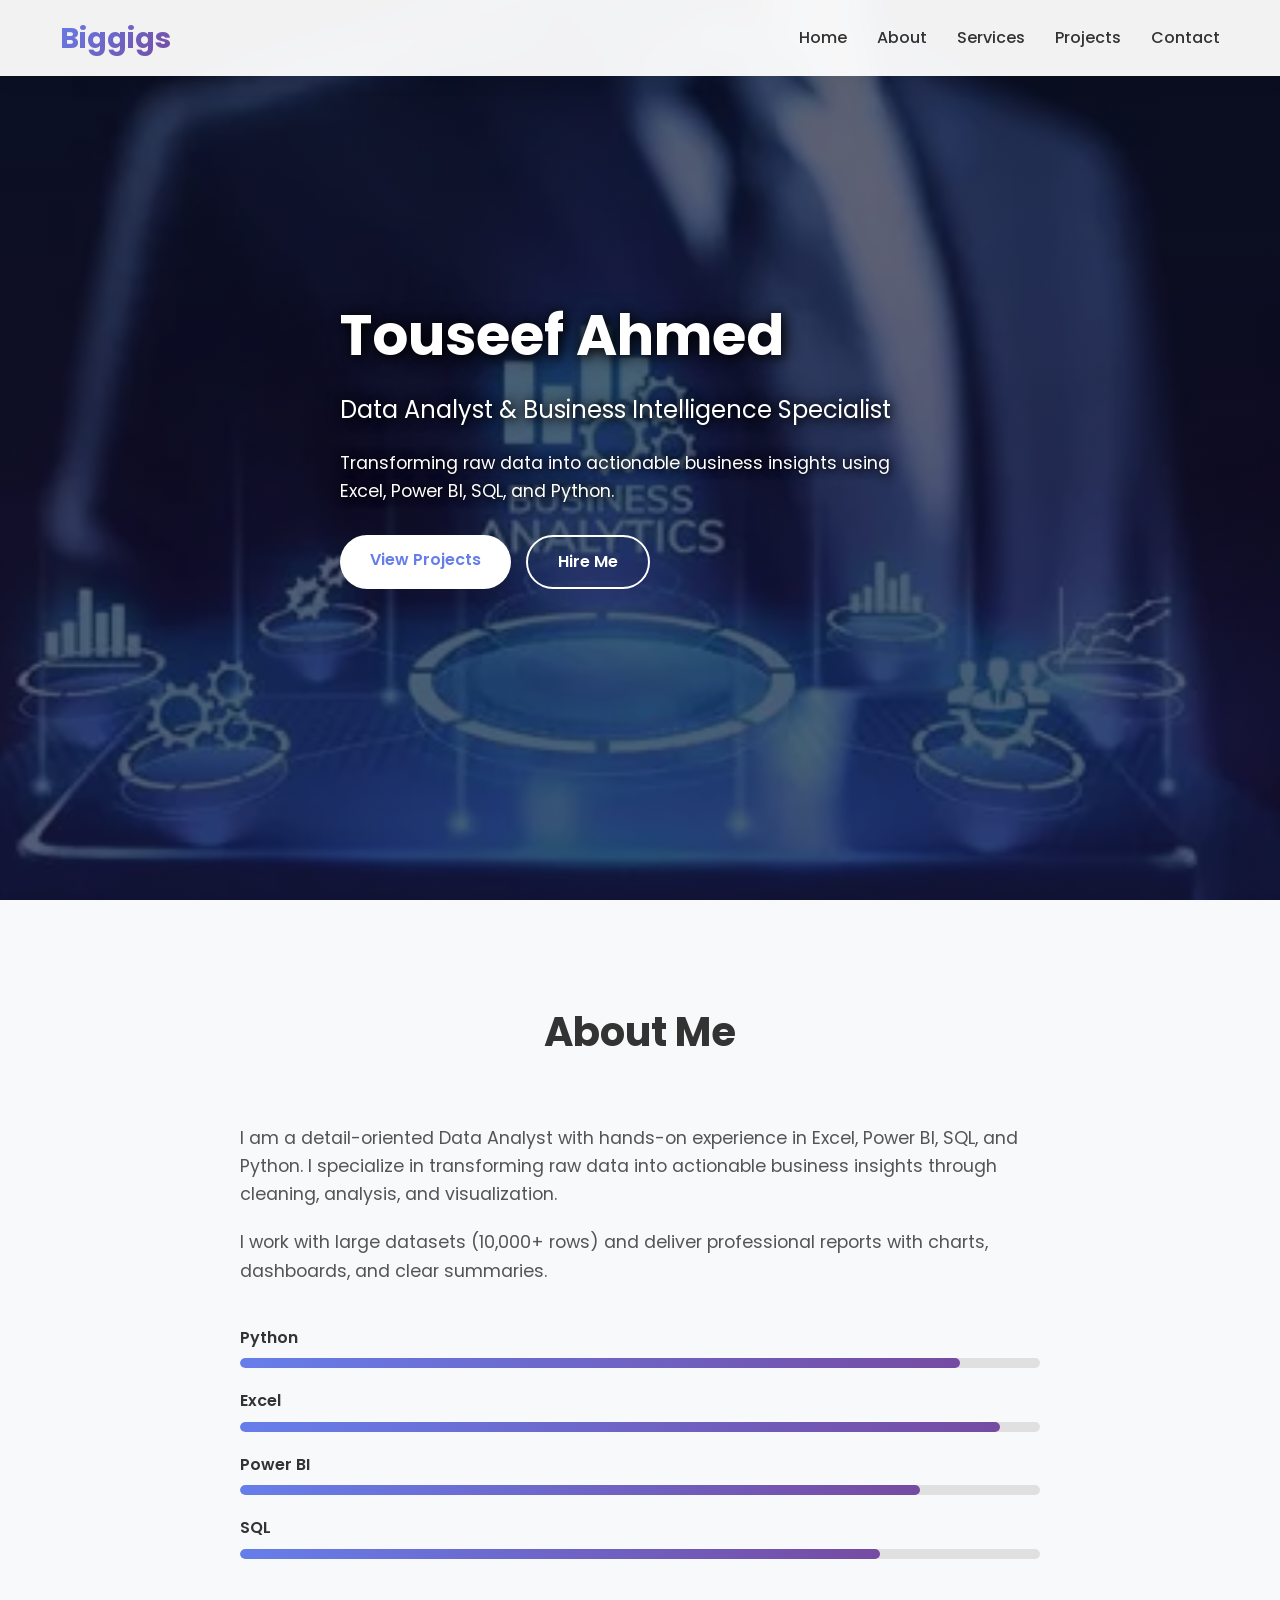
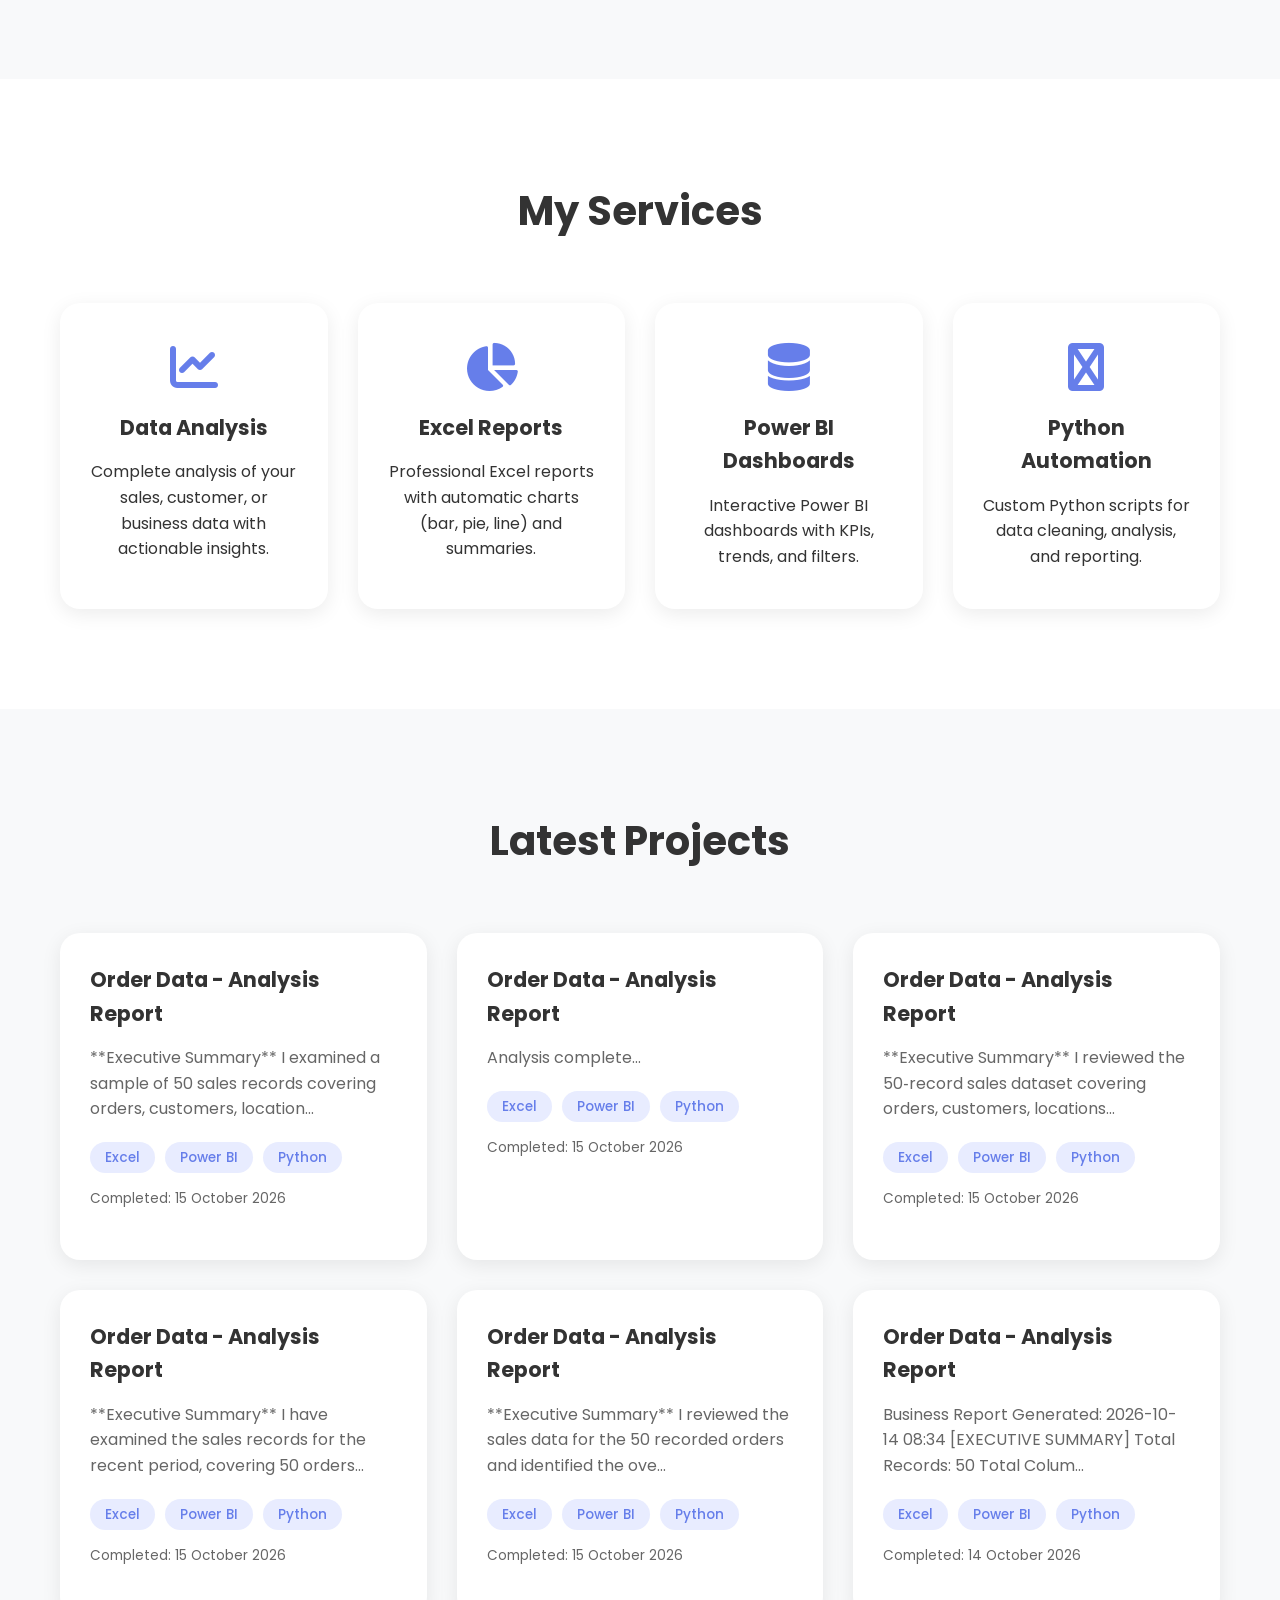
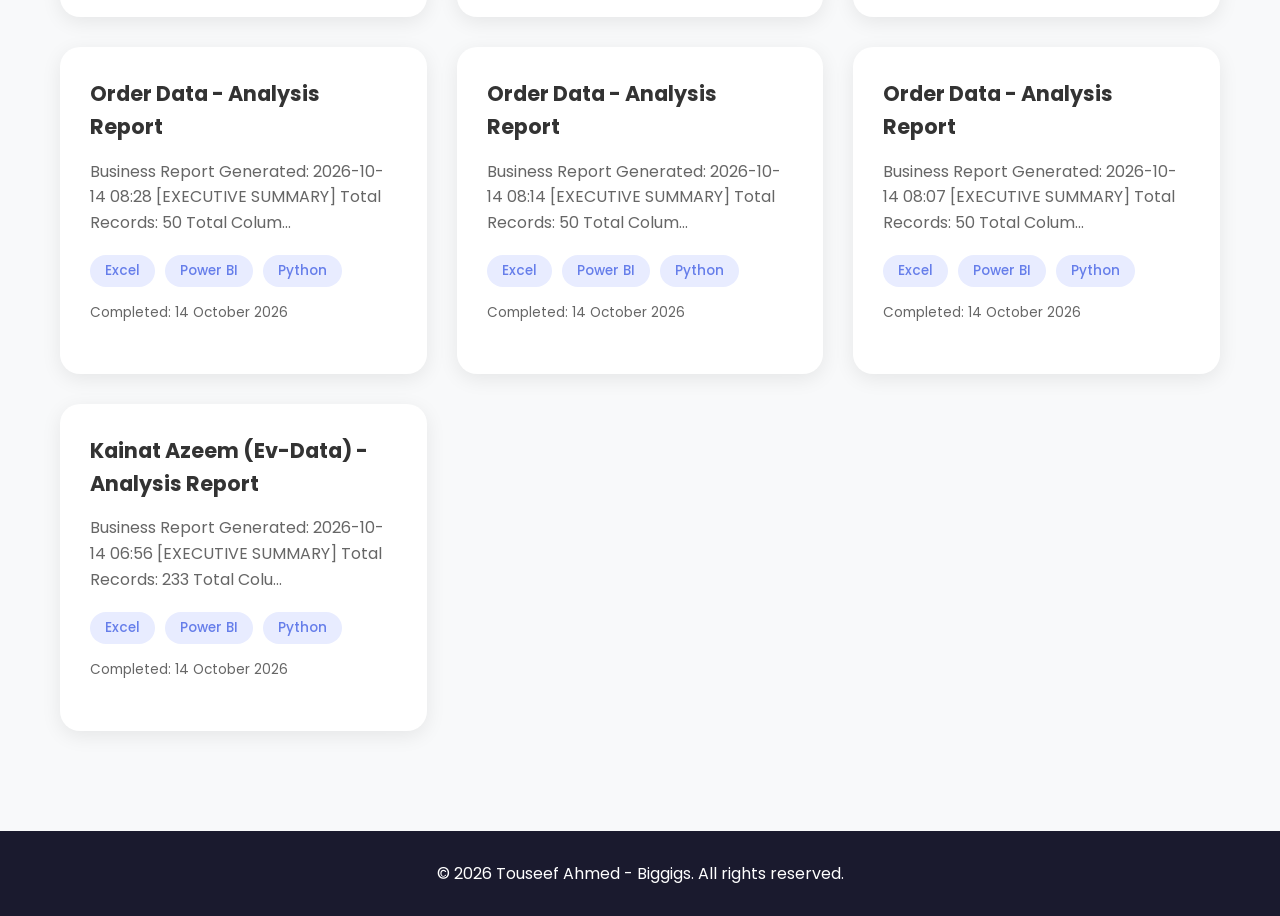
<file: index.html>
﻿<!DOCTYPE html>
<html lang="en">
<head>
    <meta charset="UTF-8">
    <meta name="viewport" content="width=device-width, initial-scale=1.0">
    <title>Touseef Ahmed - Data Analyst Portfolio</title>
    <link rel="stylesheet" href="style.css">
    <link href="https://fonts.googleapis.com/css2?family=Poppins:wght@300;400;600;700&display=swap" rel="stylesheet">
    <link rel="stylesheet" href="https://cdnjs.cloudflare.com/ajax/libs/font-awesome/6.4.0/css/all.min.css">
</head>
<body>
    <!-- Navigation -->
    <nav class="navbar">
        <div class="container">
            <div class="logo">Biggigs</div>
            <ul class="nav-links">
                <li><a href="#home">Home</a></li>
                <li><a href="#about">About</a></li>
                <li><a href="#services">Services</a></li>
                <li><a href="#projects">Projects</a></li>
                <li><a href="#contact">Contact</a></li>
            </ul>
        </div>
    </nav>

    <!-- Hero Section -->
    <section id="home" class="hero">
        <div class="container">
            <div class="hero-content">
                <h1>Touseef Ahmed</h1>
                <h2>Data Analyst & Business Intelligence Specialist</h2>
                <p>Transforming raw data into actionable business insights using Excel, Power BI, SQL, and Python.</p>
                <div class="hero-buttons">
                    <a href="#projects" class="btn btn-primary">View Projects</a>
                    <a href="#contact" class="btn btn-secondary">Hire Me</a>
                </div>
            </div>
        </div>
    </section>

    <!-- About Section -->
    <section id="about" class="about">
        <div class="container">
            <h2 class="section-title">About Me</h2>
            <div class="about-content">
                <p>I am a detail-oriented Data Analyst with hands-on experience in Excel, Power BI, SQL, and Python. I specialize in transforming raw data into actionable business insights through cleaning, analysis, and visualization.</p>
                <p>I work with large datasets (10,000+ rows) and deliver professional reports with charts, dashboards, and clear summaries.</p>
                <div class="skills">
                    <div class="skill-item">
                        <span>Python</span>
                        <div class="progress-bar"><div class="progress" style="width: 90%"></div></div>
                    </div>
                    <div class="skill-item">
                        <span>Excel</span>
                        <div class="progress-bar"><div class="progress" style="width: 95%"></div></div>
                    </div>
                    <div class="skill-item">
                        <span>Power BI</span>
                        <div class="progress-bar"><div class="progress" style="width: 85%"></div></div>
                    </div>
                    <div class="skill-item">
                        <span>SQL</span>
                        <div class="progress-bar"><div class="progress" style="width: 80%"></div></div>
                    </div>
                </div>
            </div>
        </div>
    </section>

    <!-- Services Section -->
    <section id="services" class="services">
        <div class="container">
            <h2 class="section-title">My Services</h2>
            <div class="services-grid">
                <div class="service-card">
                    <i class="fas fa-chart-line"></i>
                    <h3>Data Analysis</h3>
                    <p>Complete analysis of your sales, customer, or business data with actionable insights.</p>
                </div>
                <div class="service-card">
                    <i class="fas fa-chart-pie"></i>
                    <h3>Excel Reports</h3>
                    <p>Professional Excel reports with automatic charts (bar, pie, line) and summaries.</p>
                </div>
                <div class="service-card">
                    <i class="fas fa-database"></i>
                    <h3>Power BI Dashboards</h3>
                    <p>Interactive Power BI dashboards with KPIs, trends, and filters.</p>
                </div>
                <div class="service-card">
                    <i class="fas fa-python"></i>
                    <h3>Python Automation</h3>
                    <p>Custom Python scripts for data cleaning, analysis, and reporting.</p>
                </div>
            </div>
        </div>
    </section>

    <!-- Projects Section -->
    <section id="projects" class="projects">
        <div class="container">
            <h2 class="section-title">Latest Projects</h2>
            <div class="projects-grid" id="projects-grid">
                <div class="project-card" data-project="Order Data">
                    <h3>Order Data - Analysis Report</h3>
                    <p>**Executive Summary**   I examined a sample of 50 sales records covering orders, customers, location...</p>
                    <div class="project-tags">
                        <span>Excel</span>
                        <span>Power BI</span>
                        <span>Python</span>
                    </div>
                    <p class="project-date">Completed: 15 October 2026</p>
                </div>

                <div class="project-card" data-project="Order Data">
                    <h3>Order Data - Analysis Report</h3>
                    <p>Analysis complete...</p>
                    <div class="project-tags">
                        <span>Excel</span>
                        <span>Power BI</span>
                        <span>Python</span>
                    </div>
                    <p class="project-date">Completed: 15 October 2026</p>
                </div>

                <div class="project-card" data-project="Order Data">
                    <h3>Order Data - Analysis Report</h3>
                    <p>**Executive Summary**   I reviewed the 50‑record sales dataset covering orders, customers, locations...</p>
                    <div class="project-tags">
                        <span>Excel</span>
                        <span>Power BI</span>
                        <span>Python</span>
                    </div>
                    <p class="project-date">Completed: 15 October 2026</p>
                </div>

                <div class="project-card" data-project="Order Data">
                    <h3>Order Data - Analysis Report</h3>
                    <p>**Executive Summary**   I have examined the sales records for the recent period, covering 50 orders...</p>
                    <div class="project-tags">
                        <span>Excel</span>
                        <span>Power BI</span>
                        <span>Python</span>
                    </div>
                    <p class="project-date">Completed: 15 October 2026</p>
                </div>

                <div class="project-card" data-project="Order Data">
                    <h3>Order Data - Analysis Report</h3>
                    <p>**Executive Summary**    I reviewed the sales data for the 50 recorded orders and identified the ove...</p>
                    <div class="project-tags">
                        <span>Excel</span>
                        <span>Power BI</span>
                        <span>Python</span>
                    </div>
                    <p class="project-date">Completed: 15 October 2026</p>
                </div>

                <div class="project-card" data-project="Order Data">
                    <h3>Order Data - Analysis Report</h3>
                    <p>Business Report    Generated: 2026-10-14 08:34  [EXECUTIVE SUMMARY] Total Records: 50 Total Colum...</p>
                    <div class="project-tags">
                        <span>Excel</span>
                        <span>Power BI</span>
                        <span>Python</span>
                    </div>
                    <p class="project-date">Completed: 14 October 2026</p>
                </div>

                <div class="project-card" data-project="Order Data">
                    <h3>Order Data - Analysis Report</h3>
                    <p>Business Report    Generated: 2026-10-14 08:28  [EXECUTIVE SUMMARY] Total Records: 50 Total Colum...</p>
                    <div class="project-tags">
                        <span>Excel</span>
                        <span>Power BI</span>
                        <span>Python</span>
                    </div>
                    <p class="project-date">Completed: 14 October 2026</p>
                </div>

                <div class="project-card" data-project="Order Data">
                    <h3>Order Data - Analysis Report</h3>
                    <p>Business Report    Generated: 2026-10-14 08:14  [EXECUTIVE SUMMARY] Total Records: 50 Total Colum...</p>
                    <div class="project-tags">
                        <span>Excel</span>
                        <span>Power BI</span>
                        <span>Python</span>
                    </div>
                    <p class="project-date">Completed: 14 October 2026</p>
                </div>

                <div class="project-card" data-project="Order Data">
                    <h3>Order Data - Analysis Report</h3>
                    <p>Business Report    Generated: 2026-10-14 08:07  [EXECUTIVE SUMMARY] Total Records: 50 Total Colum...</p>
                    <div class="project-tags">
                        <span>Excel</span>
                        <span>Power BI</span>
                        <span>Python</span>
                    </div>
                    <p class="project-date">Completed: 14 October 2026</p>
                </div>

                <div class="project-card" data-project="Kainat Azeem (Ev-Data)">
                    <h3>Kainat Azeem (Ev-Data) - Analysis Report</h3>
                    <p>Business Report    Generated: 2026-10-14 06:56  [EXECUTIVE SUMMARY] Total Records: 233 Total Colu...</p>
                    <div class="project-tags">
                        <span>Excel</span>
                        <span>Power BI</span>
                        <span>Python</span>
                    </div>
                    <p class="project-date">Completed: 14 October 2026</p>
                </div>

                
    </section>

    <!-- Footer -->
    <footer class="footer">
        <div class="container">
            <p>&copy; 2026 Touseef Ahmed - Biggigs. All rights reserved.</p>
        </div>
    </footer>

    <script src="script.js"></script>
</body>
</html>
</file>
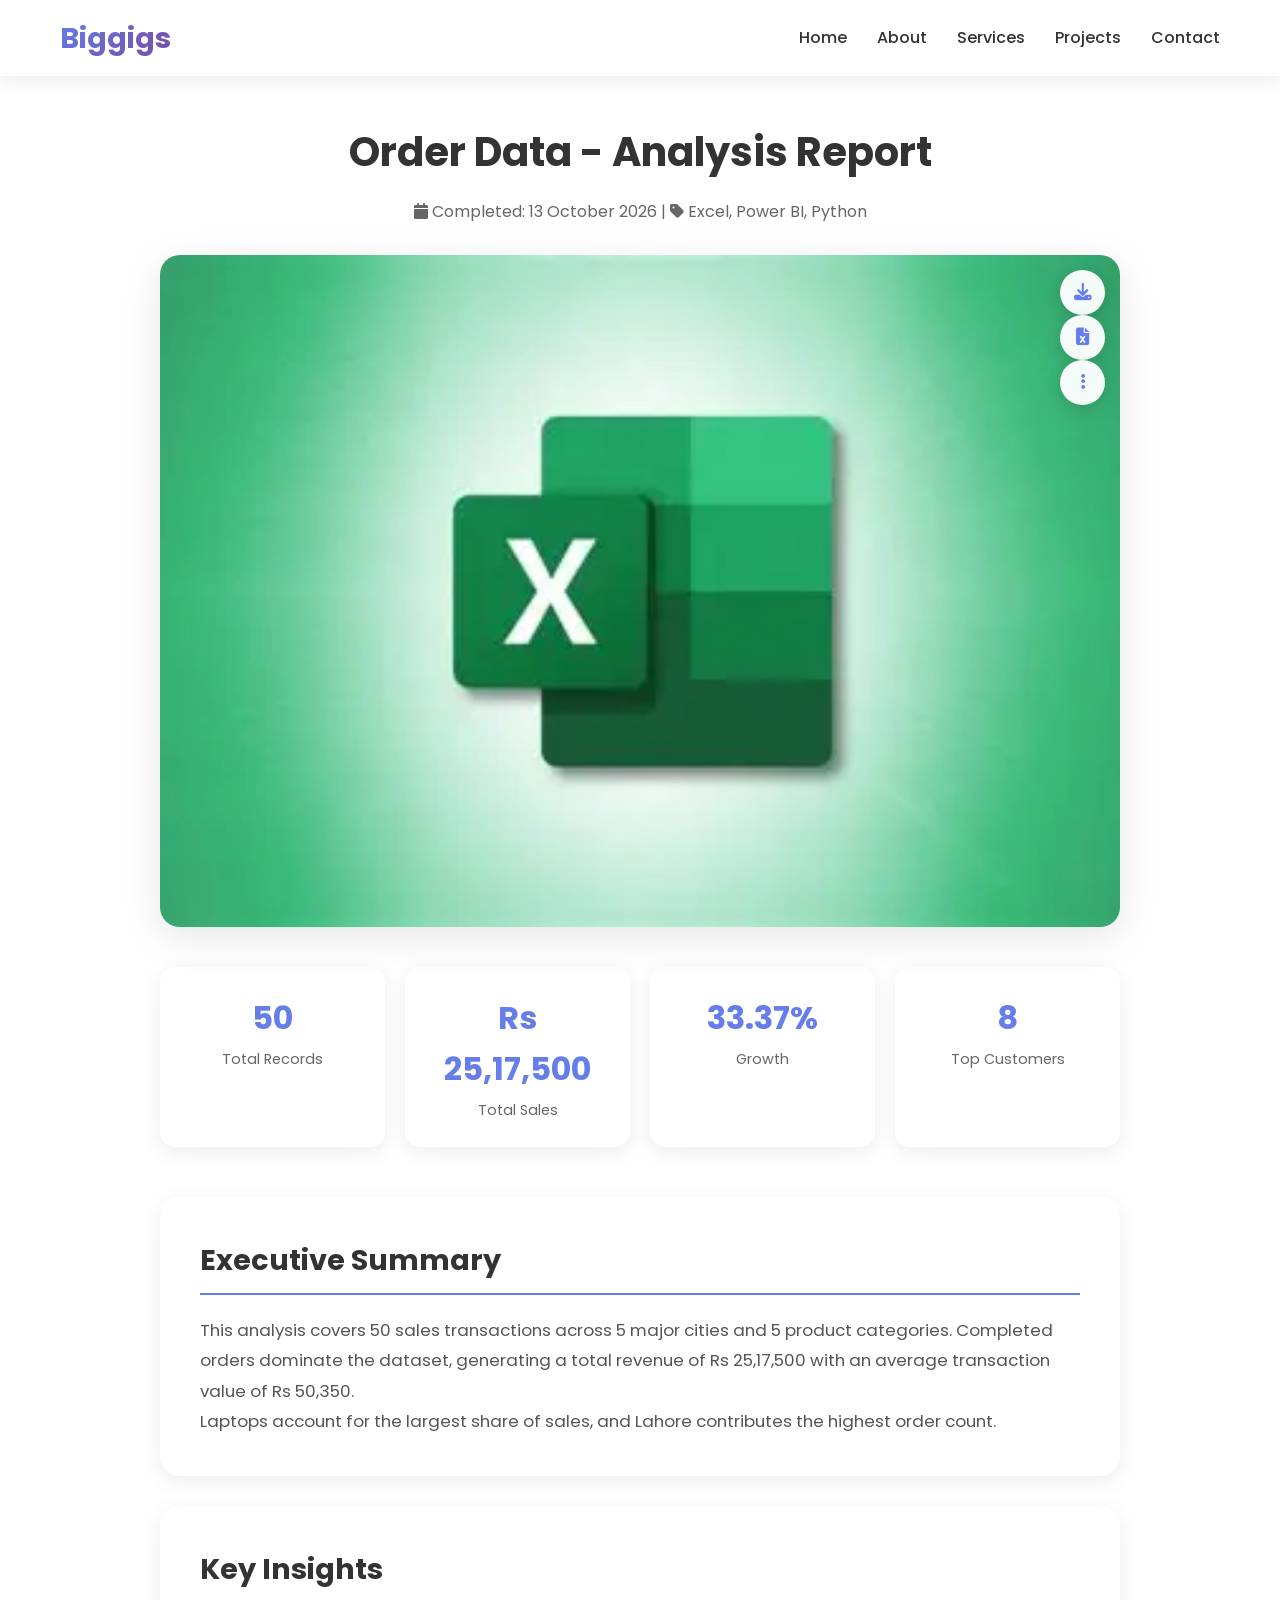
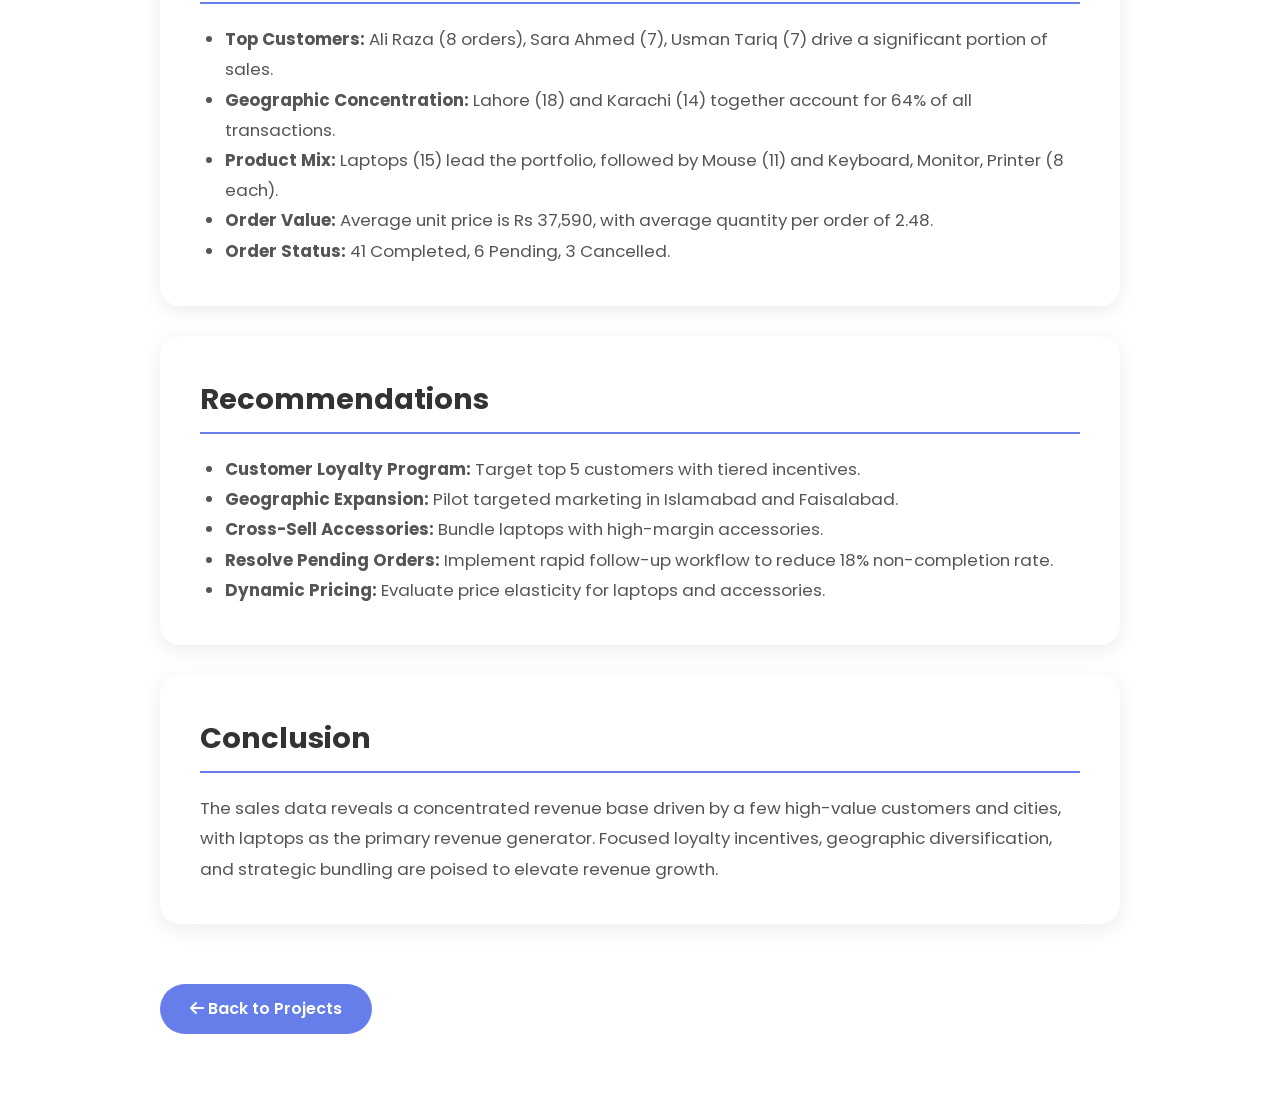
<file: projects/order-data-old.html>
﻿<!DOCTYPE html>
<html lang="en">
<head>
    <meta charset="UTF-8">
    <meta name="viewport" content="width=device-width, initial-scale=1.0">
    <title>Order Data Analysis - Touseef Ahmed</title>
    <link rel="stylesheet" href="../style.css">
    <link href="https://fonts.googleapis.com/css2?family=Poppins:wght@300;400;600;700&display=swap" rel="stylesheet">
    <link rel="stylesheet" href="https://cdnjs.cloudflare.com/ajax/libs/font-awesome/6.4.0/css/all.min.css">
    <style>
        .project-detail { max-width: 1000px; margin: 0 auto; padding: 120px 20px 60px; }
        .project-header { text-align: center; margin-bottom: 30px; }
        .project-header h1 { font-size: 2.5rem; color: #333; margin-bottom: 15px; }
        .project-header .meta { color: #666; font-size: 1rem; }
        .project-image-large { position: relative; background: #f0f4f8; }
        .image-overlay { position: absolute; top: 15px; right: 15px; display: flex; gap: 10px; z-index: 10; }
        .overlay-btn { width: 45px; height: 45px; background: rgba(255, 255, 255, 0.95); border: none; border-radius: 50%; display: flex; align-items: center; justify-content: center; text-decoration: none; color: #667eea; font-size: 1.1rem; cursor: pointer; transition: all 0.3s; box-shadow: 0 4px 15px rgba(0,0,0,0.15); backdrop-filter: blur(10px); }
        .overlay-btn:hover { background: #667eea; color: white; transform: translateY(-2px); box-shadow: 0 8px 25px rgba(102, 126, 234, 0.4); }
        .project-actions { display: none; }
        .action-btn { display: inline-flex; align-items: center; gap: 8px; padding: 12px 25px; border-radius: 50px; text-decoration: none; font-weight: 600; font-size: 0.95rem; transition: all 0.3s; }
        .download-btn { background: #667eea; color: white; }
        .download-btn:hover { background: #5568d3; transform: translateY(-2px); box-shadow: 0 8px 20px rgba(102, 126, 234, 0.3); }
        .menu-container { position: relative; }
        .menu-btn { background: white; border: 2px solid #e0e0e0; width: 45px; height: 45px; border-radius: 50%; cursor: pointer; font-size: 1.1rem; color: #666; transition: all 0.3s; }
        .menu-btn:hover { background: #f8f9fa; border-color: #667eea; color: #667eea; }
        .dropdown-menu { position: absolute; top: 55px; right: 0; background: white; border-radius: 12px; box-shadow: 0 10px 30px rgba(0,0,0,0.15); min-width: 180px; padding: 8px; display: none; z-index: 100; }
        .dropdown-menu.show { display: block; }
        .dropdown-menu a { display: flex; align-items: center; gap: 10px; padding: 12px 15px; text-decoration: none; color: #333; border-radius: 8px; font-size: 0.95rem; transition: background 0.2s; }
        .dropdown-menu a:hover { background: #f0f4ff; }
        .dropdown-menu a.delete-option:hover { background: #ffe8e8; color: #e74c3c; }
        .project-image-large { width: 100%; border-radius: 20px; overflow: hidden; margin-bottom: 40px; box-shadow: 0 10px 40px rgba(0,0,0,0.1); }
        .project-image-large img { width: 100%; display: block; }
        .stats-grid { display: grid; grid-template-columns: repeat(auto-fit, minmax(200px, 1fr)); gap: 20px; margin-bottom: 50px; }
        .stat-card { background: white; padding: 25px; border-radius: 15px; text-align: center; box-shadow: 0 5px 20px rgba(0,0,0,0.08); }
        .stat-card h3 { font-size: 2rem; color: #667eea; margin-bottom: 5px; }
        .stat-card p { color: #666; font-size: 0.9rem; }
        .content-section { background: white; padding: 40px; border-radius: 20px; margin-bottom: 30px; box-shadow: 0 5px 20px rgba(0,0,0,0.08); }
        .content-section h2 { font-size: 1.8rem; color: #333; margin-bottom: 20px; border-bottom: 2px solid #667eea; padding-bottom: 10px; }
        .content-section p, .content-section li { color: #555; font-size: 1.05rem; line-height: 1.8; }
        .content-section ul { padding-left: 25px; }
        .back-btn { display: inline-block; margin-top: 30px; padding: 12px 30px; background: #667eea; color: white; text-decoration: none; border-radius: 50px; font-weight: 600; }
        .back-btn:hover { background: #5568d3; }
    </style>
</head>
<body>
    <nav class="navbar">
        <div class="container">
            <div class="logo">Biggigs</div>
            <ul class="nav-links">
                <li><a href="../index.html">Home</a></li>
                <li><a href="../index.html#about">About</a></li>
                <li><a href="../index.html#services">Services</a></li>
                <li><a href="../index.html#projects">Projects</a></li>
                <li><a href="../index.html#contact">Contact</a></li>
            </ul>
        </div>
    </nav>

    <div class="project-detail">
        <div class="project-header">
            <h1>Order Data - Analysis Report</h1>
            <p class="meta">
                <i class="fas fa-calendar"></i> Completed: 13 October 2026 |
                <i class="fas fa-tag"></i> Excel, Power BI, Python
            </p>
            <div class="project-actions">
                <a href="../data/order-data-report.pdf" class="action-btn download-btn" download>
                    <i class="fas fa-download"></i> Download PDF
                </a>
                <a href="../data/order-data-report.xlsx" class="action-btn download-btn" download>
                    <i class="fas fa-file-excel"></i> Download Excel
                </a>
                <div class="menu-container">
                    <button class="menu-btn" onclick="toggleMenu(event)">
                        <i class="fas fa-ellipsis-v"></i>
                    </button>
                    <div class="dropdown-menu" id="dropdownMenu">
                        <a href="#" onclick="editProject(event)">
                            <i class="fas fa-edit"></i> Edit
                        </a>
                        <a href="#" onclick="deleteProject(event)" class="delete-option">
                            <i class="fas fa-trash"></i> Delete
                        </a>
                    </div>
                </div>
            </div>
        </div>

        <div class="project-image-large">
            <img src="../images/excel-analysis.webp" alt="Excel Analysis">
            <div class="image-overlay">
                <div class="image-actions">
                    <a href="../data/order-data-report.pdf" class="overlay-btn" download title="Download PDF">
                        <i class="fas fa-download"></i>
                    </a>
                    <a href="../data/order-data-report.xlsx" class="overlay-btn" download title="Download Excel">
                        <i class="fas fa-file-excel"></i>
                    </a>
                    <div class="menu-container">
                        <button class="overlay-btn menu-btn-overlay" onclick="toggleMenu(event)" title="More options">
                            <i class="fas fa-ellipsis-v"></i>
                        </button>
                        <div class="dropdown-menu" id="dropdownMenu">
                            <a href="#" onclick="editProject(event)">
                                <i class="fas fa-edit"></i> Edit
                            </a>
                            <a href="#" onclick="deleteProject(event)" class="delete-option">
                                <i class="fas fa-trash"></i> Delete
                            </a>
                        </div>
                    </div>
                </div>
            </div>
        </div>

        <div class="stats-grid">
            <div class="stat-card"><h3>50</h3><p>Total Records</p></div>
            <div class="stat-card"><h3>Rs 25,17,500</h3><p>Total Sales</p></div>
            <div class="stat-card"><h3>33.37%</h3><p>Growth</p></div>
            <div class="stat-card"><h3>8</h3><p>Top Customers</p></div>
        </div>

        <div class="content-section">
            <h2>Executive Summary</h2>
            <p>This analysis covers 50 sales transactions across 5 major cities and 5 product categories. Completed orders dominate the dataset, generating a total revenue of Rs 25,17,500 with an average transaction value of Rs 50,350.</p>
            <p>Laptops account for the largest share of sales, and Lahore contributes the highest order count.</p>
        </div>

        <div class="content-section">
            <h2>Key Insights</h2>
            <ul>
                <li><strong>Top Customers:</strong> Ali Raza (8 orders), Sara Ahmed (7), Usman Tariq (7) drive a significant portion of sales.</li>
                <li><strong>Geographic Concentration:</strong> Lahore (18) and Karachi (14) together account for 64% of all transactions.</li>
                <li><strong>Product Mix:</strong> Laptops (15) lead the portfolio, followed by Mouse (11) and Keyboard, Monitor, Printer (8 each).</li>
                <li><strong>Order Value:</strong> Average unit price is Rs 37,590, with average quantity per order of 2.48.</li>
                <li><strong>Order Status:</strong> 41 Completed, 6 Pending, 3 Cancelled.</li>
            </ul>
        </div>

        <div class="content-section">
            <h2>Recommendations</h2>
            <ul>
                <li><strong>Customer Loyalty Program:</strong> Target top 5 customers with tiered incentives.</li>
                <li><strong>Geographic Expansion:</strong> Pilot targeted marketing in Islamabad and Faisalabad.</li>
                <li><strong>Cross-Sell Accessories:</strong> Bundle laptops with high-margin accessories.</li>
                <li><strong>Resolve Pending Orders:</strong> Implement rapid follow-up workflow to reduce 18% non-completion rate.</li>
                <li><strong>Dynamic Pricing:</strong> Evaluate price elasticity for laptops and accessories.</li>
            </ul>
        </div>

        <div class="content-section">
            <h2>Conclusion</h2>
            <p>The sales data reveals a concentrated revenue base driven by a few high-value customers and cities, with laptops as the primary revenue generator. Focused loyalty incentives, geographic diversification, and strategic bundling are poised to elevate revenue growth.</p>
        </div>

        <a href="../index.html#projects" class="back-btn">
            <i class="fas fa-arrow-left"></i> Back to Projects
        </a>
    </div>

    <script>
        function toggleMenu(event) {
            event.stopPropagation();
            const menu = document.getElementById('dropdownMenu');
            menu.classList.toggle('show');
        }

        function editProject(event) {
            event.preventDefault();
            alert('Edit mode: Yeh feature sirf aapke liye hai.\nYahan aap project edit kar sakte hain.');
        }

        function deleteProject(event) {
            event.preventDefault();
            if (confirm('Kya aap waqai yeh project delete karna chahte hain?')) {
                alert('Delete confirmed. (Yeh feature abhi demo hai)');
            }
        }

        document.addEventListener('click', function(event) {
            const menu = document.getElementById('dropdownMenu');
            if (menu && !event.target.closest('.menu-container')) {
                menu.classList.remove('show');
            }
        });
    </script>
</body>
</html>
</file>
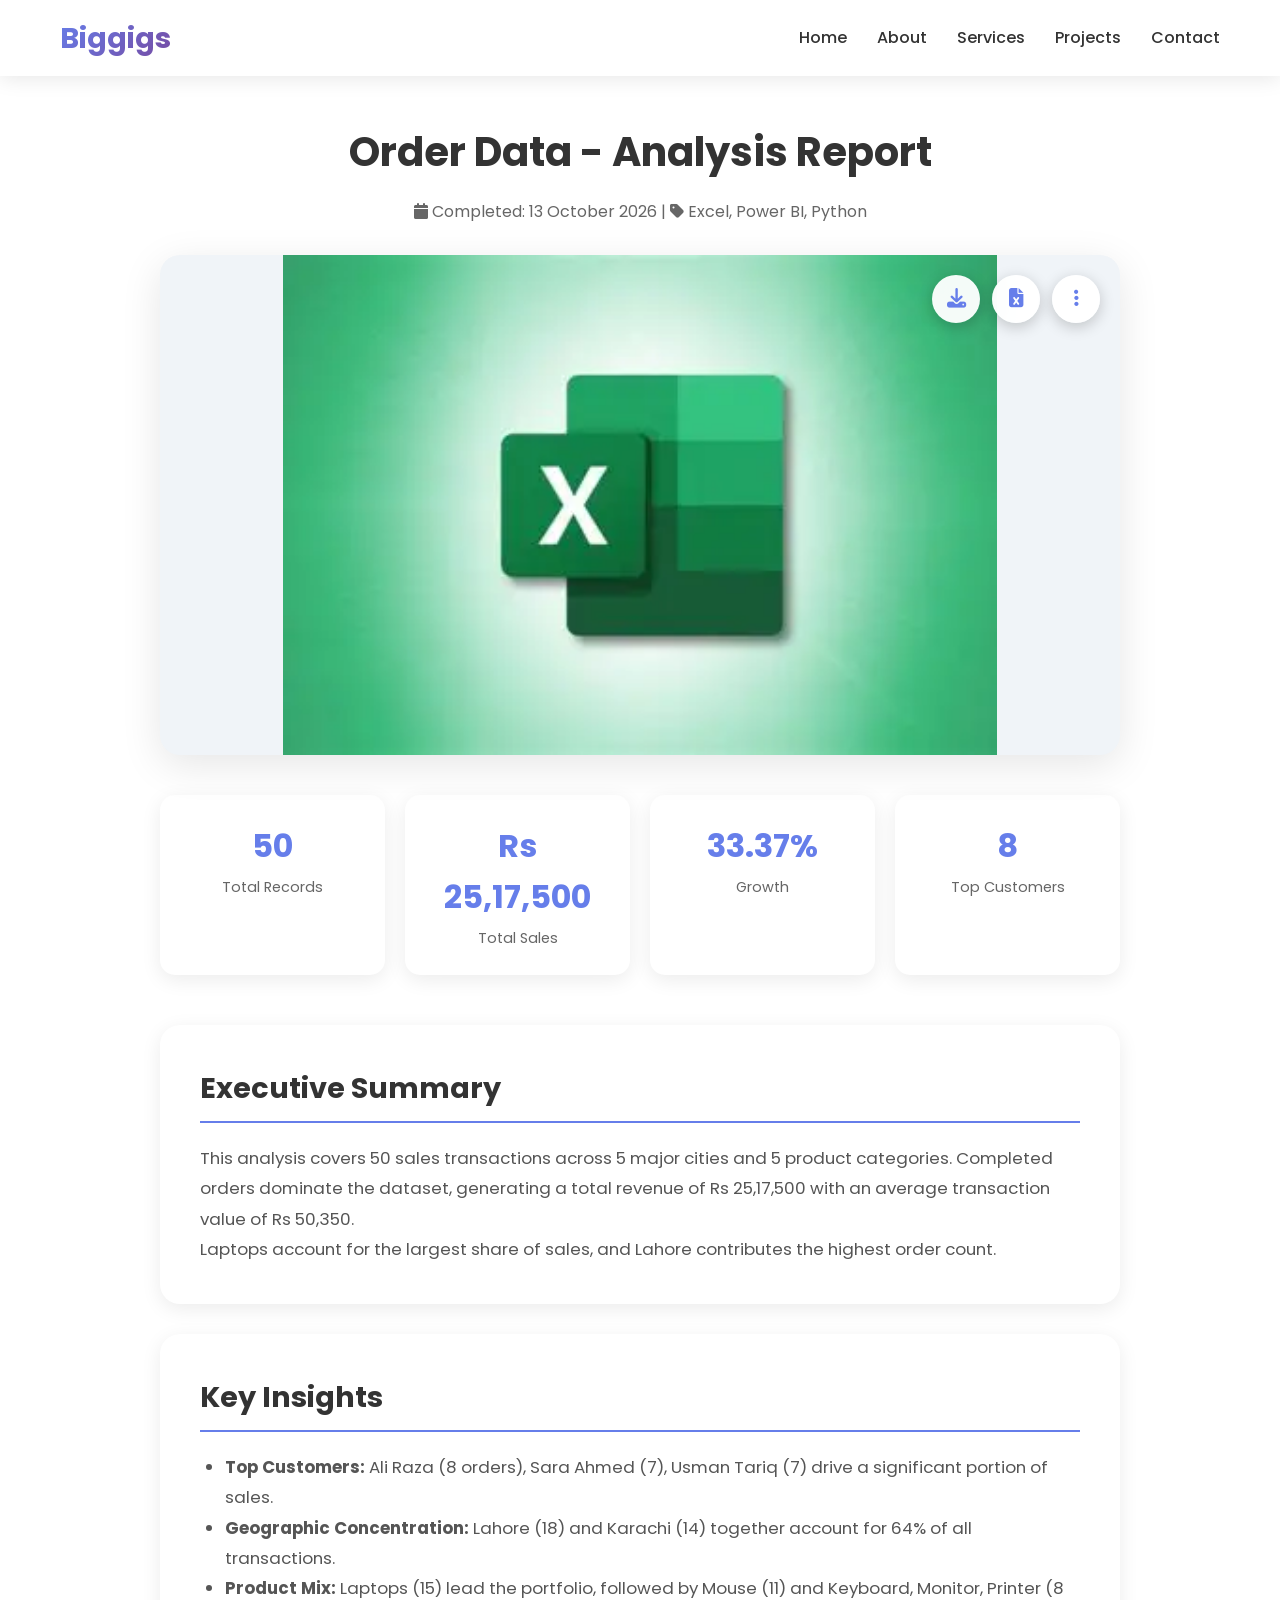
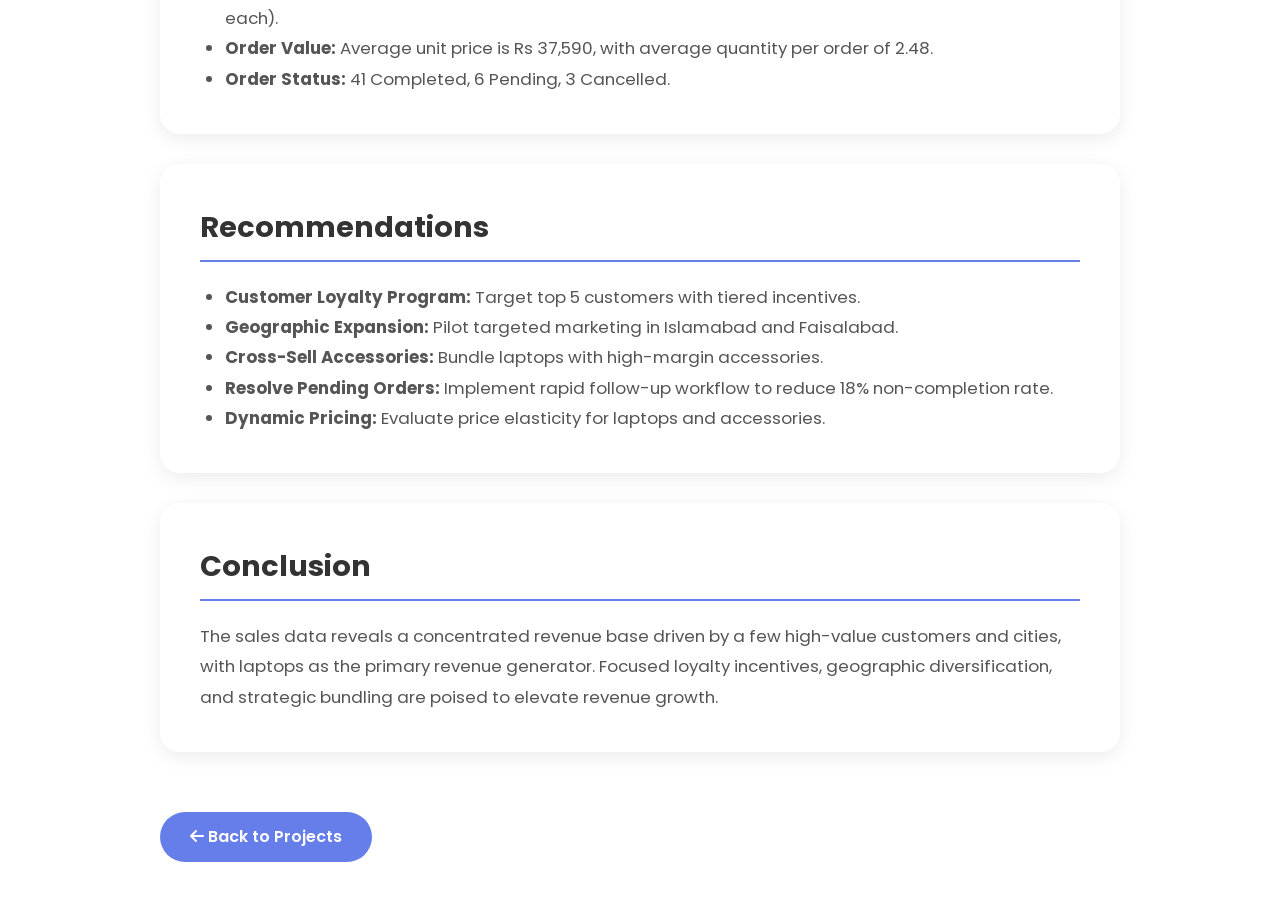
<file: projects/order-data.html>
﻿<!DOCTYPE html>
<html lang="en">
<head>
    <meta charset="UTF-8">
    <meta name="viewport" content="width=device-width, initial-scale=1.0">
    <title>Order Data Analysis - Touseef Ahmed</title>
    <link rel="stylesheet" href="../style.css">
    <link href="https://fonts.googleapis.com/css2?family=Poppins:wght@300;400;600;700&display=swap" rel="stylesheet">
    <link rel="stylesheet" href="https://cdnjs.cloudflare.com/ajax/libs/font-awesome/6.4.0/css/all.min.css">
    <style>
        .project-detail { max-width: 1000px; margin: 0 auto; padding: 120px 20px 60px; }
        .project-header { text-align: center; margin-bottom: 30px; }
        .project-header h1 { font-size: 2.5rem; color: #333; margin-bottom: 15px; }
        .project-header .meta { color: #666; font-size: 1rem; }
        .project-image-large { width: 100%; border-radius: 20px; overflow: hidden; margin-bottom: 40px; box-shadow: 0 10px 40px rgba(0,0,0,0.1); position: relative; background: #f0f4f8; }
        .project-image-large img { width: 100%; max-height: 500px; object-fit: contain; display: block; }
        .image-overlay { position: absolute; top: 20px; right: 20px; display: flex; gap: 12px; z-index: 10; }
        .overlay-btn { width: 48px; height: 48px; background: rgba(255, 255, 255, 0.95); border: none; border-radius: 50%; display: flex; align-items: center; justify-content: center; text-decoration: none; color: #667eea; font-size: 1.2rem; cursor: pointer; transition: all 0.3s; box-shadow: 0 4px 15px rgba(0,0,0,0.2); backdrop-filter: blur(10px); }
        .overlay-btn:hover { background: #667eea; color: white; transform: translateY(-3px); box-shadow: 0 8px 25px rgba(102, 126, 234, 0.5); }
        .menu-container { position: relative; }
        .dropdown-menu { position: absolute; top: 60px; right: 0; background: white; border-radius: 12px; box-shadow: 0 10px 30px rgba(0,0,0,0.15); min-width: 180px; padding: 8px; display: none; z-index: 100; }
        .dropdown-menu.show { display: block; }
        .dropdown-menu a { display: flex; align-items: center; gap: 10px; padding: 12px 15px; text-decoration: none; color: #333; border-radius: 8px; font-size: 0.95rem; transition: background 0.2s; }
        .dropdown-menu a:hover { background: #f0f4ff; }
        .dropdown-menu a.delete-option:hover { background: #ffe8e8; color: #e74c3c; }
        .stats-grid { display: grid; grid-template-columns: repeat(auto-fit, minmax(200px, 1fr)); gap: 20px; margin-bottom: 50px; }
        .stat-card { background: white; padding: 25px; border-radius: 15px; text-align: center; box-shadow: 0 5px 20px rgba(0,0,0,0.08); }
        .stat-card h3 { font-size: 2rem; color: #667eea; margin-bottom: 5px; }
        .stat-card p { color: #666; font-size: 0.9rem; }
        .content-section { background: white; padding: 40px; border-radius: 20px; margin-bottom: 30px; box-shadow: 0 5px 20px rgba(0,0,0,0.08); }
        .content-section h2 { font-size: 1.8rem; color: #333; margin-bottom: 20px; border-bottom: 2px solid #667eea; padding-bottom: 10px; }
        .content-section p, .content-section li { color: #555; font-size: 1.05rem; line-height: 1.8; }
        .content-section ul { padding-left: 25px; }
        .back-btn { display: inline-block; margin-top: 30px; padding: 12px 30px; background: #667eea; color: white; text-decoration: none; border-radius: 50px; font-weight: 600; }
        .back-btn:hover { background: #5568d3; }
    </style>
</head>
<body>
    <nav class="navbar">
        <div class="container">
            <div class="logo">Biggigs</div>
            <ul class="nav-links">
                <li><a href="../index.html">Home</a></li>
                <li><a href="../index.html#about">About</a></li>
                <li><a href="../index.html#services">Services</a></li>
                <li><a href="../index.html#projects">Projects</a></li>
                <li><a href="../index.html#contact">Contact</a></li>
            </ul>
        </div>
    </nav>

    <div class="project-detail">
        <div class="project-header">
            <h1>Order Data - Analysis Report</h1>
            <p class="meta">
                <i class="fas fa-calendar"></i> Completed: 13 October 2026 |
                <i class="fas fa-tag"></i> Excel, Power BI, Python
            </p>
        </div>

        <div class="project-image-large">
            <img src="../images/excel-analysis.webp" alt="Excel Analysis">
            <div class="image-overlay">
                <a href="../data/order-data-report.pdf" class="overlay-btn" download title="Download PDF">
                    <i class="fas fa-download"></i>
                </a>
                <a href="../data/order-data-report.xlsx" class="overlay-btn" download title="Download Excel">
                    <i class="fas fa-file-excel"></i>
                </a>
                <div class="menu-container">
                    <button class="overlay-btn" onclick="toggleMenu(event)" title="More options">
                        <i class="fas fa-ellipsis-v"></i>
                    </button>
                    <div class="dropdown-menu" id="dropdownMenu">
                        <a href="#" onclick="editProject(event)">
                            <i class="fas fa-edit"></i> Edit
                        </a>
                        <a href="#" onclick="deleteProject(event)" class="delete-option">
                            <i class="fas fa-trash"></i> Delete
                        </a>
                    </div>
                </div>
            </div>
        </div>

        <div class="stats-grid">
            <div class="stat-card"><h3>50</h3><p>Total Records</p></div>
            <div class="stat-card"><h3>Rs 25,17,500</h3><p>Total Sales</p></div>
            <div class="stat-card"><h3>33.37%</h3><p>Growth</p></div>
            <div class="stat-card"><h3>8</h3><p>Top Customers</p></div>
        </div>

        <div class="content-section">
            <h2>Executive Summary</h2>
            <p>This analysis covers 50 sales transactions across 5 major cities and 5 product categories. Completed orders dominate the dataset, generating a total revenue of Rs 25,17,500 with an average transaction value of Rs 50,350.</p>
            <p>Laptops account for the largest share of sales, and Lahore contributes the highest order count.</p>
        </div>

        <div class="content-section">
            <h2>Key Insights</h2>
            <ul>
                <li><strong>Top Customers:</strong> Ali Raza (8 orders), Sara Ahmed (7), Usman Tariq (7) drive a significant portion of sales.</li>
                <li><strong>Geographic Concentration:</strong> Lahore (18) and Karachi (14) together account for 64% of all transactions.</li>
                <li><strong>Product Mix:</strong> Laptops (15) lead the portfolio, followed by Mouse (11) and Keyboard, Monitor, Printer (8 each).</li>
                <li><strong>Order Value:</strong> Average unit price is Rs 37,590, with average quantity per order of 2.48.</li>
                <li><strong>Order Status:</strong> 41 Completed, 6 Pending, 3 Cancelled.</li>
            </ul>
        </div>

        <div class="content-section">
            <h2>Recommendations</h2>
            <ul>
                <li><strong>Customer Loyalty Program:</strong> Target top 5 customers with tiered incentives.</li>
                <li><strong>Geographic Expansion:</strong> Pilot targeted marketing in Islamabad and Faisalabad.</li>
                <li><strong>Cross-Sell Accessories:</strong> Bundle laptops with high-margin accessories.</li>
                <li><strong>Resolve Pending Orders:</strong> Implement rapid follow-up workflow to reduce 18% non-completion rate.</li>
                <li><strong>Dynamic Pricing:</strong> Evaluate price elasticity for laptops and accessories.</li>
            </ul>
        </div>

        <div class="content-section">
            <h2>Conclusion</h2>
            <p>The sales data reveals a concentrated revenue base driven by a few high-value customers and cities, with laptops as the primary revenue generator. Focused loyalty incentives, geographic diversification, and strategic bundling are poised to elevate revenue growth.</p>
        </div>

        <a href="../index.html#projects" class="back-btn">
            <i class="fas fa-arrow-left"></i> Back to Projects
        </a>
    </div>

    <script>
        function toggleMenu(event) {
            event.stopPropagation();
            const menu = document.getElementById('dropdownMenu');
            menu.classList.toggle('show');
        }

        function editProject(event) {
            event.preventDefault();
            alert('Edit mode: Yeh feature sirf aapke liye hai.');
        }

        function deleteProject(event) {
            event.preventDefault();
            if (confirm('Kya aap waqai yeh project delete karna chahte hain?')) {
                alert('Delete confirmed.');
            }
        }

        document.addEventListener('click', function(event) {
            const menu = document.getElementById('dropdownMenu');
            if (menu && !event.target.closest('.menu-container')) {
                menu.classList.remove('show');
            }
        });
    </script>
</body>
</html>
</file>
<file: style.css>
﻿* {
    margin: 0;
    padding: 0;
    box-sizing: border-box;
}

body {
    font-family: 'Poppins', sans-serif;
    line-height: 1.6;
    color: #333;
    overflow-x: hidden;
}

.container {
    max-width: 1200px;
    margin: 0 auto;
    padding: 0 20px;
}

/* Navigation */
.navbar {
    position: fixed;
    top: 0;
    width: 100%;
    background: rgba(255, 255, 255, 0.95);
    backdrop-filter: blur(10px);
    box-shadow: 0 2px 20px rgba(0,0,0,0.1);
    z-index: 1000;
    padding: 15px 0;
}

.navbar .container {
    display: flex;
    justify-content: space-between;
    align-items: center;
}

.logo {
    font-size: 1.8rem;
    font-weight: 700;
    background: linear-gradient(135deg, #667eea, #764ba2);
    -webkit-background-clip: text;
    -webkit-text-fill-color: transparent;
}

.nav-links {
    display: flex;
    list-style: none;
    gap: 30px;
}

.nav-links a {
    text-decoration: none;
    color: #333;
    font-weight: 500;
    transition: color 0.3s;
}

.nav-links a:hover {
    color: #667eea;
}



.btn {
    padding: 12px 30px;
    border-radius: 50px;
    text-decoration: none;
    font-weight: 600;
    transition: all 0.3s;
    display: inline-block;
}

.btn-primary {
    background: white;
    color: #667eea;
}

.btn-primary:hover {
    transform: translateY(-3px);
    box-shadow: 0 10px 30px rgba(0,0,0,0.2);
}

.btn-secondary {
    background: transparent;
    color: white;
    border: 2px solid white;
}

.btn-secondary:hover {
    background: white;
    color: #667eea;
}

/* Sections */
section {
    padding: 100px 0;
}

.section-title {
    text-align: center;
    font-size: 2.5rem;
    margin-bottom: 60px;
    color: #333;
}

/* About */
.about {
    background: #f8f9fa;
}

.about-content {
    max-width: 800px;
    margin: 0 auto;
}

.about-content p {
    font-size: 1.1rem;
    margin-bottom: 20px;
    color: #555;
}

.skills {
    margin-top: 40px;
}

.skill-item {
    margin-bottom: 20px;
}

.skill-item span {
    display: block;
    font-weight: 600;
    margin-bottom: 8px;
}

.progress-bar {
    height: 10px;
    background: #e0e0e0;
    border-radius: 10px;
    overflow: hidden;
}

.progress {
    height: 100%;
    background: linear-gradient(90deg, #667eea, #764ba2);
    border-radius: 10px;
    transition: width 1s ease;
}

/* Services */
.services-grid {
    display: grid;
    grid-template-columns: repeat(auto-fit, minmax(250px, 1fr));
    gap: 30px;
}

.service-card {
    background: white;
    padding: 40px 30px;
    border-radius: 20px;
    text-align: center;
    box-shadow: 0 5px 20px rgba(0,0,0,0.08);
    transition: transform 0.3s, box-shadow 0.3s;
}

.service-card:hover {
    transform: translateY(-10px);
    box-shadow: 0 15px 40px rgba(0,0,0,0.15);
}

.service-card i {
    font-size: 3rem;
    color: #667eea;
    margin-bottom: 20px;
}

.service-card h3 {
    font-size: 1.3rem;
    margin-bottom: 15px;
}

/* Projects */
.projects {
    background: #f8f9fa;
}

.projects-grid {
    display: grid;
    grid-template-columns: repeat(auto-fit, minmax(300px, 1fr));
    gap: 30px;
}

.project-card {
    background: white;
    padding: 30px;
    border-radius: 20px;
    box-shadow: 0 5px 20px rgba(0,0,0,0.08);
    transition: transform 0.3s;
}

.project-card:hover {
    transform: translateY(-5px);
}

.project-card h3 {
    font-size: 1.3rem;
    margin-bottom: 15px;
    color: #333;
}

.project-card p {
    color: #666;
    margin-bottom: 20px;
}

.project-date {
    color: #999;
    font-size: 0.85rem;
    margin-top: 15px;
}

.project-tags {
    display: flex;
    gap: 10px;
    flex-wrap: wrap;
}

.project-tags span {
    background: #e8ecff;
    color: #667eea;
    padding: 5px 15px;
    border-radius: 20px;
    font-size: 0.85rem;
    font-weight: 500;
}

/* Contact */
.contact-grid {
    display: grid;
    grid-template-columns: repeat(auto-fit, minmax(220px, 1fr));
    gap: 25px;
}

.contact-card {
    background: white;
    padding: 30px;
    border-radius: 20px;
    text-align: center;
    text-decoration: none;
    color: #333;
    box-shadow: 0 5px 20px rgba(0,0,0,0.08);
    transition: transform 0.3s, box-shadow 0.3s;
    display: block;
}

.contact-card:hover {
    transform: translateY(-5px);
    box-shadow: 0 15px 40px rgba(0,0,0,0.15);
}

.contact-card i {
    font-size: 2.5rem;
    color: #667eea;
    margin-bottom: 15px;
}

.contact-card h3 {
    font-size: 1.1rem;
    margin-bottom: 8px;
}

.contact-card p {
    color: #666;
    font-size: 0.9rem;
}

/* Footer */
.footer {
    background: #1a1a2e;
    color: white;
    text-align: center;
    padding: 30px 0;
}

/* Responsive */
@media (max-width: 768px) {
    .hero-content h1 {
        font-size: 2.5rem;
    }
    .hero-content h2 {
        font-size: 1.2rem;
    }
    .nav-links {
        display: none;
    }
    .section-title {
        font-size: 2rem;
    }
}
/* Hero - Business Analytics Background (CLEAR) */
.hero {
    height: 100vh;
    display: flex;
    align-items: center;
    background: linear-gradient(
        rgba(20, 30, 70, 0.55),
        rgba(40, 20, 80, 0.55)
    ),
    url('business-analytics-bg.jpg');
    background-size: cover;
    background-position: center;
    background-attachment: fixed;
    color: white;
    padding-top: 80px;
    position: relative;
}

/* Dark overlay for better text readability */
.hero::before {
    content: '';
    position: absolute;
    top: 0;
    left: 0;
    right: 0;
    bottom: 0;
    background: rgba(0, 0, 0, 0.25);
    z-index: 1;
}

.hero .container {
    position: relative;
    z-index: 2;
}

.hero-content h1 {
    font-size: 3.5rem;
    font-weight: 700;
    margin-bottom: 10px;
    text-shadow: 2px 2px 12px rgba(0, 0, 0, 0.9),
                 0 0 20px rgba(0, 0, 0, 0.7);
}

.hero-content h2 {
    font-size: 1.5rem;
    font-weight: 400;
    margin-bottom: 20px;
    opacity: 1;
    text-shadow: 2px 2px 10px rgba(0, 0, 0, 0.9),
                 0 0 15px rgba(0, 0, 0, 0.7);
}

.hero-content p {
    font-size: 1.1rem;
    margin-bottom: 30px;
    max-width: 600px;
    opacity: 1;
    text-shadow: 1px 1px 8px rgba(0, 0, 0, 0.9),
                 0 0 12px rgba(0, 0, 0, 0.7);
}

.hero-buttons {
    display: flex;
    gap: 15px;
    flex-wrap: wrap;
}



/* Project Image */
.project-image {
    width: 100%;
    height: 200px;
    overflow: hidden;
    border-radius: 12px;
    margin-bottom: 20px;
    background: #f0f4f8;
    display: flex;
    align-items: center;
    justify-content: center;
}

.project-image img {
    width: 100%;
    height: 100%;
    object-fit: cover;
    transition: transform 0.3s ease;
}

.project-card:hover .project-image img {
    transform: scale(1.05);
}
</file>
